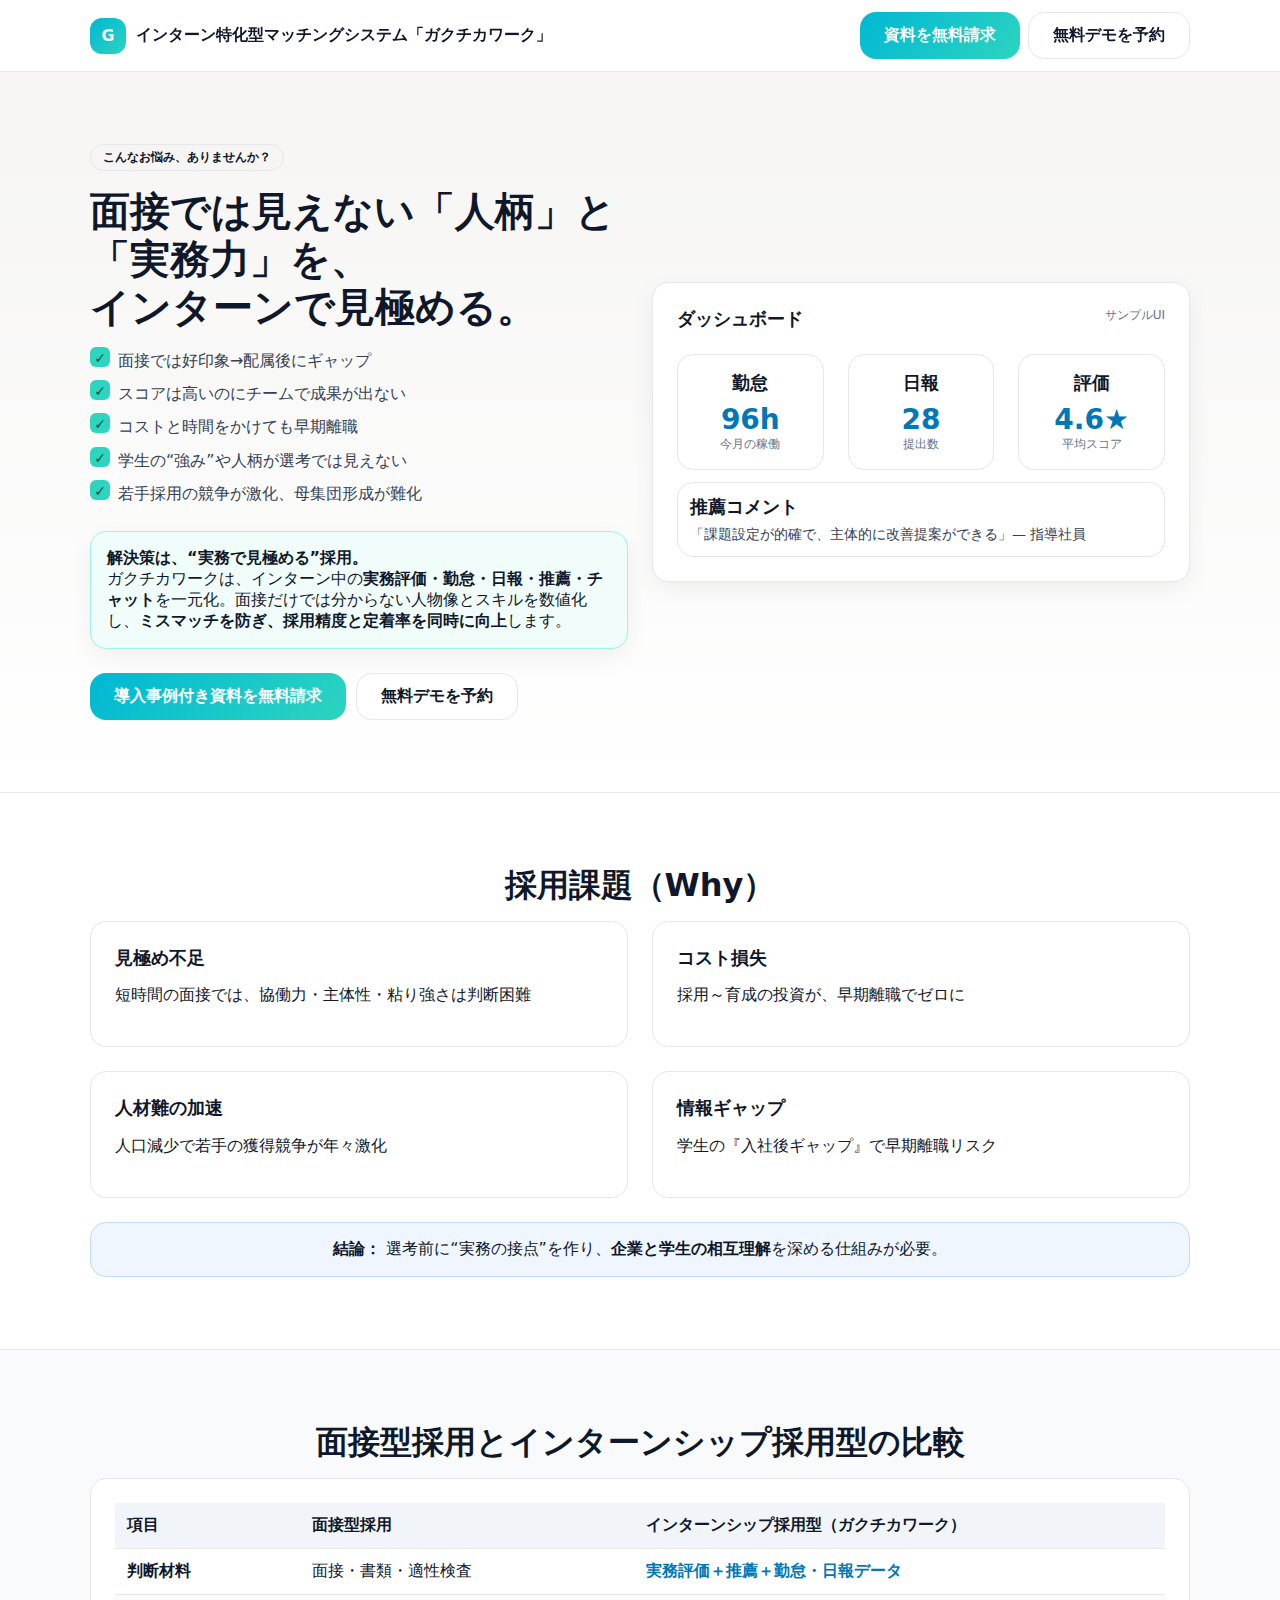
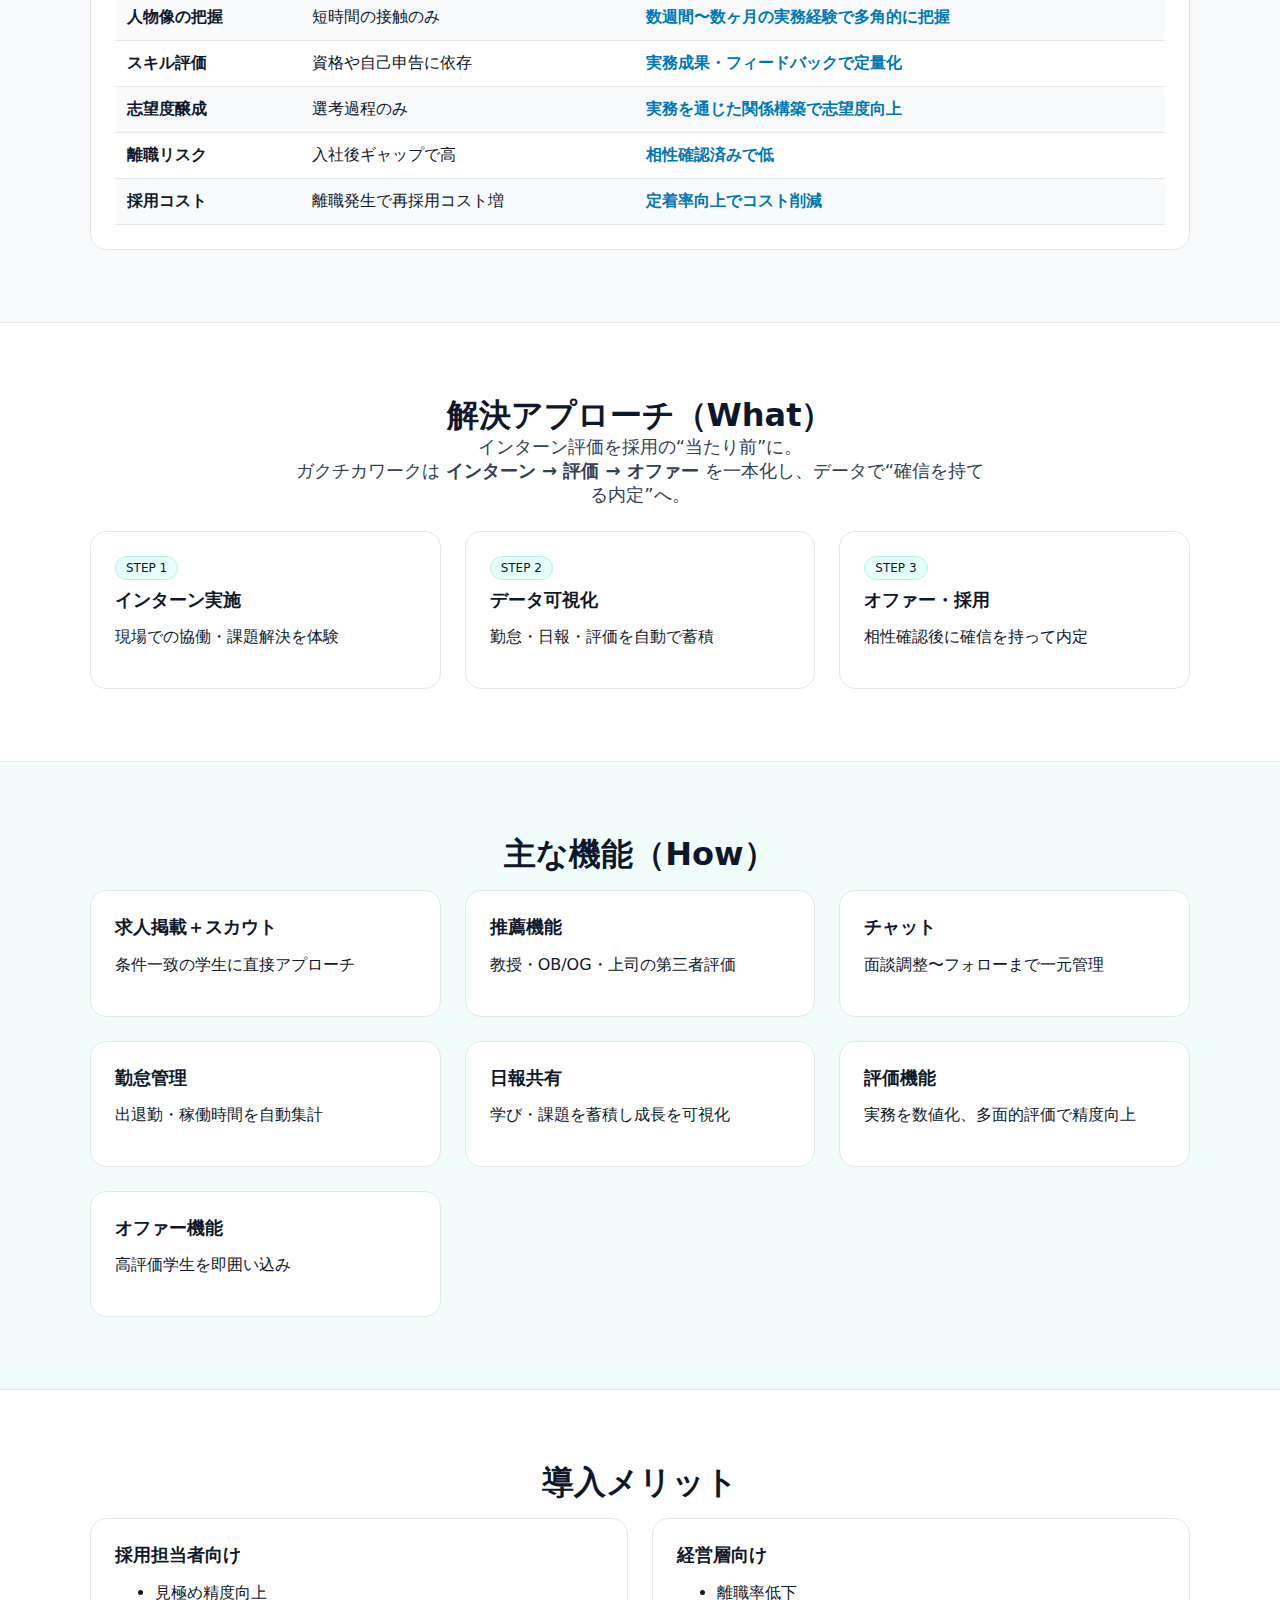
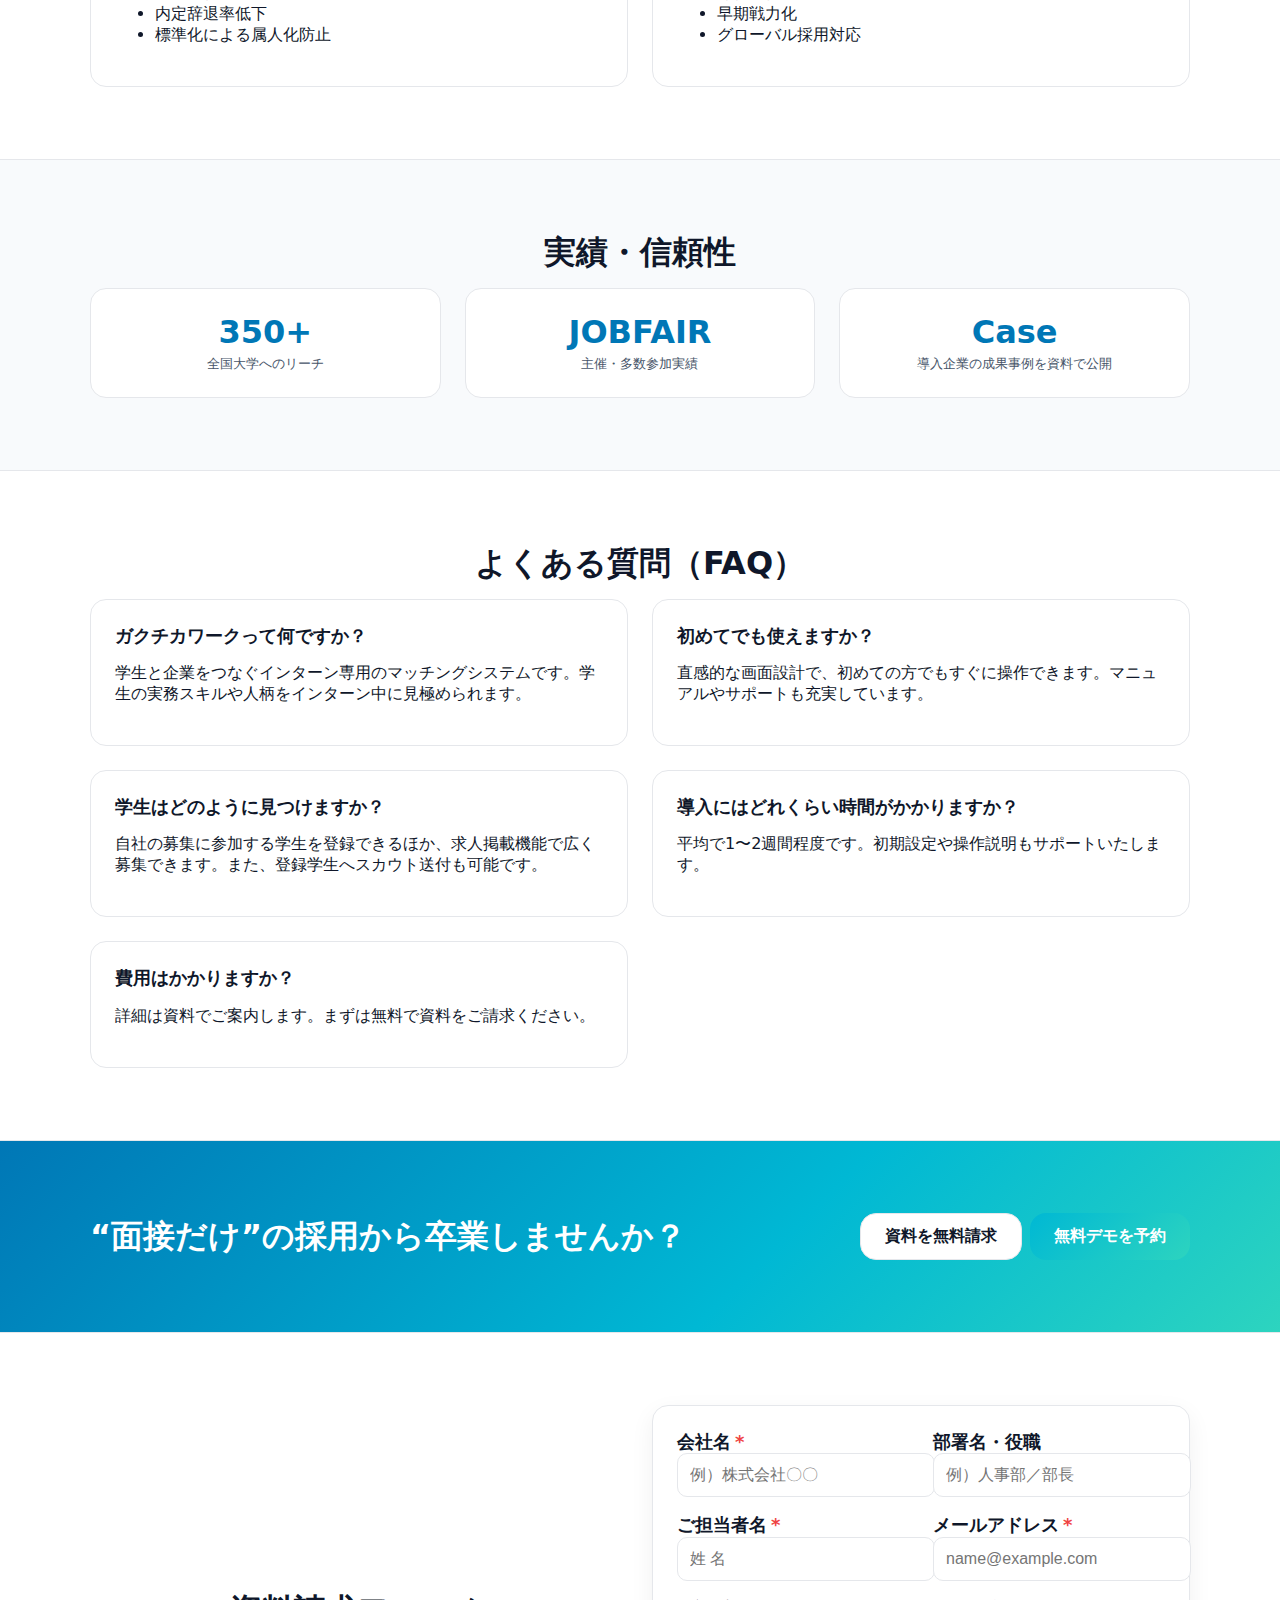
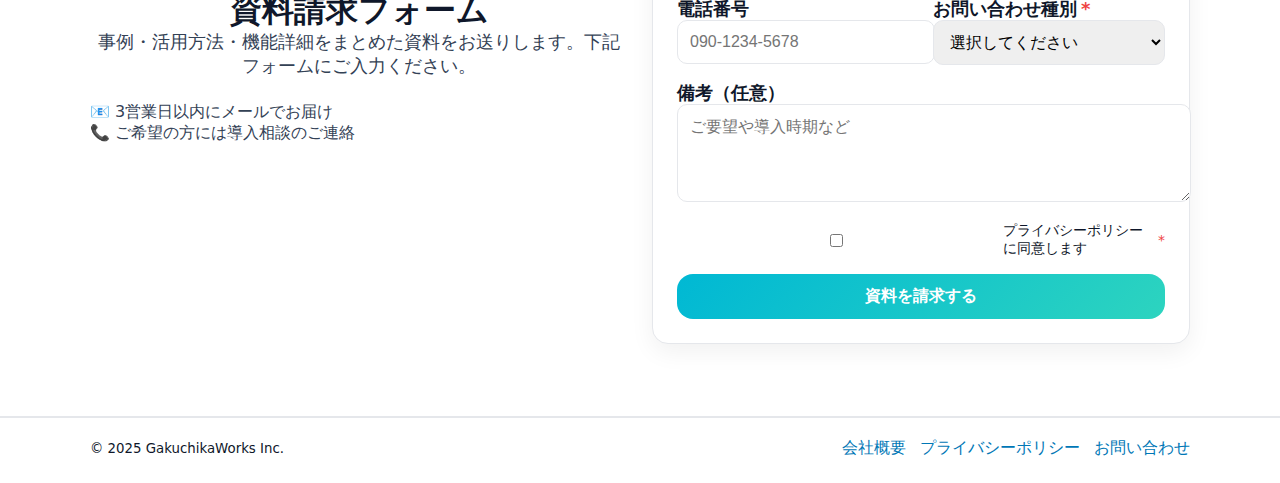
<file: gakuchika.html>
<!DOCTYPE html>
<html lang="ja">
<head>
    <meta charset="UTF-8">
    <meta name="viewport" content="width=device-width, initial-scale=1.0">
    <title>ガクチカワーク | インターン特化型マッチングシステム</title>
    <link rel="stylesheet" href="style_gakuchika.css">
</head>
<body>
    <!-- Top bar -->
    <header class="top-bar">
        <div class="container top-bar-container">
            <div class="logo">
                <div class="logo-icon">G</div>
                <strong>インターン特化型マッチングシステム「ガクチカワーク」</strong>
            </div>
            <div class="top-bar-buttons">
                <button class="btn btn-primary" onclick="scrollToId('form')">資料を無料請求</button>
                <button class="btn btn-outline" onclick="scrollToId('form')">無料デモを予約</button>
            </div>
        </div>
    </header>

    <!-- Hero -->
    <section class="section hero">
        <div class="container grid grid-2 hero-grid">
            <div>
                <div class="badge">こんなお悩み、ありませんか？</div>
                <h1 class="h1">面接では見えない「人柄」と「実務力」を、<br/>インターンで見極める。</h1>
                <ul class="hero-list">
                    <li><span class="check-icon">✓</span><span>面接では好印象→配属後にギャップ</span></li>
                    <li><span class="check-icon">✓</span><span>スコアは高いのにチームで成果が出ない</span></li>
                    <li><span class="check-icon">✓</span><span>コストと時間をかけても早期離職</span></li>
                    <li><span class="check-icon">✓</span><span>学生の“強み”や人柄が選考では見えない</span></li>
                    <li><span class="check-icon">✓</span><span>若手採用の競争が激化、母集団形成が難化</span></li>
                </ul>
                <div class="card shadow solution-card">
                    <strong>解決策は、“実務で見極める”採用。</strong><br/>
                    ガクチカワークは、インターン中の<strong>実務評価・勤怠・日報・推薦・チャット</strong>を一元化。面接だけでは分からない人物像とスキルを数値化し、<strong>ミスマッチを防ぎ、採用精度と定着率を同時に向上</strong>します。
                </div>
                <div class="hero-buttons">
                    <button class="btn btn-primary" onclick="scrollToId('form')">導入事例付き資料を無料請求</button>
                    <button class="btn btn-outline" onclick="scrollToId('form')">無料デモを予約</button>
                </div>
            </div>
            <div class="card shadow ui-mock">
                <div class="ui-mock-header">
                    <span class="h3">ダッシュボード</span>
                    <span class="ui-mock-label">サンプルUI</span>
                </div>
                <div class="grid grid-3">
                    <div class="card stat-card"><div class="h3">勤怠</div><div class="stat-value">96h</div><div class="stat-label">今月の稼働</div></div>
                    <div class="card stat-card"><div class="h3">日報</div><div class="stat-value">28</div><div class="stat-label">提出数</div></div>
                    <div class="card stat-card"><div class="h3">評価</div><div class="stat-value">4.6★</div><div class="stat-label">平均スコア</div></div>
                </div>
                <div class="card" style="margin-top: 12px; padding: 12px;">
                    <div class="h3">推薦コメント</div>
                    <p class="comment-text">「課題設定が的確で、主体的に改善提案ができる」— 指導社員</p>
                </div>
            </div>
        </div>
    </section>

    <!-- Why -->
    <section class="section" style="background: #fff;">
        <div class="container">
            <h2 class="h2">採用課題（Why）</h2>
            <div class="grid grid-2" style="margin-top: 16px;">
                <div class="card"><div class="h3">見極め不足</div><p>短時間の面接では、協働力・主体性・粘り強さは判断困難</p></div>
                <div class="card"><div class="h3">コスト損失</div><p>採用～育成の投資が、早期離職でゼロに</p></div>
                <div class="card"><div class="h3">人材難の加速</div><p>人口減少で若手の獲得競争が年々激化</p></div>
                <div class="card"><div class="h3">情報ギャップ</div><p>学生の『入社後ギャップ』で早期離職リスク</p></div>
            </div>
            <div class="card conclusion-card">
                <strong>結論：</strong> 選考前に“実務の接点”を作り、<strong>企業と学生の相互理解</strong>を深める仕組みが必要。
            </div>
        </div>
    </section>

    <!-- Comparison -->
    <section class="section" style="background: #F8FAFC;">
        <div class="container">
            <h2 class="h2">面接型採用とインターンシップ採用型の比較</h2>
            <div class="card" style="overflow-x: auto; margin-top: 12px;">
                <table class="table">
                    <thead><tr><th>項目</th><th>面接型採用</th><th>インターンシップ採用型（ガクチカワーク）</th></tr></thead>
                    <tbody>
                        <tr><td><strong>判断材料</strong></td><td>面接・書類・適性検査</td><td class="highlight">実務評価＋推薦＋勤怠・日報データ</td></tr>
                        <tr><td><strong>人物像の把握</strong></td><td>短時間の接触のみ</td><td class="highlight">数週間〜数ヶ月の実務経験で多角的に把握</td></tr>
                        <tr><td><strong>スキル評価</strong></td><td>資格や自己申告に依存</td><td class="highlight">実務成果・フィードバックで定量化</td></tr>
                        <tr><td><strong>志望度醸成</strong></td><td>選考過程のみ</td><td class="highlight">実務を通じた関係構築で志望度向上</td></tr>
                        <tr><td><strong>離職リスク</strong></td><td>入社後ギャップで高</td><td class="highlight">相性確認済みで低</td></tr>
                        <tr><td><strong>採用コスト</strong></td><td>離職発生で再採用コスト増</td><td class="highlight">定着率向上でコスト削減</td></tr>
                    </tbody>
                </table>
            </div>
        </div>
    </section>

    <!-- What / Flow -->
    <section class="section" style="background: #fff;">
        <div class="container">
            <h2 class="h2">解決アプローチ（What）</h2>
            <p class="lead">インターン評価を採用の“当たり前”に。<br/>ガクチカワークは <strong>インターン → 評価 → オファー</strong> を一本化し、データで“確信を持てる内定”へ。</p>
            <div class="grid grid-3" style="margin-top: 16px;">
                <div class="card"><div class="chip">STEP 1</div><div class="h3">インターン実施</div><p>現場での協働・課題解決を体験</p></div>
                <div class="card"><div class="chip">STEP 2</div><div class="h3">データ可視化</div><p>勤怠・日報・評価を自動で蓄積</p></div>
                <div class="card"><div class="chip">STEP 3</div><div class="h3">オファー・採用</div><p>相性確認後に確信を持って内定</p></div>
            </div>
        </div>
    </section>

    <!-- Features -->
    <section class="section" style="background: #F0FDFA;">
        <div class="container">
            <h2 class="h2">主な機能（How）</h2>
            <div class="grid grid-3" style="margin-top: 16px;">
                <div class="card"><div class="h3">求人掲載＋スカウト</div><p>条件一致の学生に直接アプローチ</p></div>
                <div class="card"><div class="h3">推薦機能</div><p>教授・OB/OG・上司の第三者評価</p></div>
                <div class="card"><div class="h3">チャット</div><p>面談調整〜フォローまで一元管理</p></div>
                <div class="card"><div class="h3">勤怠管理</div><p>出退勤・稼働時間を自動集計</p></div>
                <div class="card"><div class="h3">日報共有</div><p>学び・課題を蓄積し成長を可視化</p></div>
                <div class="card"><div class="h3">評価機能</div><p>実務を数値化、多面的評価で精度向上</p></div>
                <div class="card"><div class="h3">オファー機能</div><p>高評価学生を即囲い込み</p></div>
            </div>
        </div>
    </section>

    <!-- Benefits -->
    <section class="section" style="background: #fff;">
        <div class="container">
            <h2 class="h2">導入メリット</h2>
            <div class="grid grid-2" style="margin-top: 16px;">
                <div class="card"><div class="h3">採用担当者向け</div><ul><li>見極め精度向上</li><li>内定辞退率低下</li><li>標準化による属人化防止</li></ul></div>
                <div class="card"><div class="h3">経営層向け</div><ul><li>離職率低下</li><li>早期戦力化</li><li>グローバル採用対応</li></ul></div>
            </div>
        </div>
    </section>

    <!-- Proof -->
    <section class="section" style="background: #F8FAFC;">
        <div class="container">
            <h2 class="h2">実績・信頼性</h2>
            <div class="grid grid-3" style="margin-top: 16px;">
                <div class="card proof-card"><div class="proof-value">350+</div><div class="proof-label">全国大学へのリーチ</div></div>
                <div class="card proof-card"><div class="proof-value">JOBFAIR</div><div class="proof-label">主催・多数参加実績</div></div>
                <div class="card proof-card"><div class="proof-value">Case</div><div class="proof-label">導入企業の成果事例を資料で公開</div></div>
            </div>
        </div>
    </section>

    <!-- FAQ -->
    <section class="section" style="background: #fff;">
        <div class="container">
            <h2 class="h2">よくある質問（FAQ）</h2>
            <div class="grid grid-2" style="margin-top: 16px;">
                <div class="card"><div class="h3">ガクチカワークって何ですか？</div><p>学生と企業をつなぐインターン専用のマッチングシステムです。学生の実務スキルや人柄をインターン中に見極められます。</p></div>
                <div class="card"><div class="h3">初めてでも使えますか？</div><p>直感的な画面設計で、初めての方でもすぐに操作できます。マニュアルやサポートも充実しています。</p></div>
                <div class="card"><div class="h3">学生はどのように見つけますか？</div><p>自社の募集に参加する学生を登録できるほか、求人掲載機能で広く募集できます。また、登録学生へスカウト送付も可能です。</p></div>
                <div class="card"><div class="h3">導入にはどれくらい時間がかかりますか？</div><p>平均で1〜2週間程度です。初期設定や操作説明もサポートいたします。</p></div>
                <div class="card"><div class="h3">費用はかかりますか？</div><p>詳細は資料でご案内します。まずは無料で資料をご請求ください。</p></div>
            </div>
        </div>
    </section>

    <!-- CTA band -->
    <section class="cta-band section">
        <div class="container cta-band-container">
            <h2 class="h2" style="color: #fff; margin: 0;">“面接だけ”の採用から卒業しませんか？</h2>
            <div class="cta-band-buttons">
                <button class="btn btn-outline" onclick="scrollToId('form')">資料を無料請求</button>
                <button class="btn btn-primary" onclick="scrollToId('form')">無料デモを予約</button>
            </div>
        </div>
    </section>

    <!-- Form -->
    <section id="form" class="section" style="background: #ffffff;">
        <div class="container grid grid-2 form-grid">
            <div>
                <h2 class="h2">資料請求フォーム</h2>
                <p class="lead">事例・活用方法・機能詳細をまとめた資料をお送りします。下記フォームにご入力ください。</p>
                <ul class="form-notes">
                    <li>📧 3営業日以内にメールでお届け</li>
                    <li>📞 ご希望の方には導入相談のご連絡</li>
                </ul>
            </div>
            <form id="inquiryForm" class="card shadow">
                <input type="hidden" name="landingPageID" value="Gakuchika_Work Employers">
                <div class="grid grid-2">
                    <div><label class="h3">会社名<span class="required">*</span></label><input name="companyName" required placeholder="例）株式会社〇〇" /></div>
                    <div><label class="h3">部署名・役職</label><input name="departmentName" placeholder="例）人事部／部長" /></div>
                </div>
                <div class="grid grid-2">
                    <div><label class="h3">ご担当者名<span class="required">*</span></label><input name="fullName" required placeholder="姓 名" /></div>
                    <div><label class="h3">メールアドレス<span class="required">*</span></label><input name="email" required type="email" placeholder="name@example.com" /></div>
                </div>
                <div class="grid grid-2">
                    <div><label class="h3">電話番号</label><input name="phoneNumber" type="tel" placeholder="090-1234-5678" /></div>
                    <div><label class="h3">お問い合わせ種別<span class="required">*</span></label>
                        <select name="inquiryType" required><option value="">選択してください</option><option value="資料請求">資料請求</option><option value="無料デモ希望">無料デモ希望</option><option value="その他">その他</option></select>
                    </div>
                </div>
                <div><label class="h3">備考（任意）</label><textarea name="message" rows="4" placeholder="ご要望や導入時期など"></textarea></div>
                <label class="agree-label"><input type="checkbox" required/> プライバシーポリシーに同意します<span class="required">*</span></label>
                <button class="btn btn-primary" type="submit" id="submitButton">資料を請求する</button>
            </form>
        </div>
    </section>

    <!-- Footer -->
    <footer class="footer">
        <div class="container footer-container">
            <small>&copy; 2025 GakuchikaWorks Inc.</small>
            <nav class="footer-nav">
                <a href="#">会社概要</a>
                <a href="#">プライバシーポリシー</a>
                <a href="#">お問い合わせ</a>
            </nav>
        </div>
    </footer>
    
    <script src="script_gakuchika.js"></script>
</body>
</html>
</file>
<file: style_gakuchika.css>
:root {
        --primary: #00B8D4;
        --primary-deep: #0077B6;
        --emerald: #2DD4BF;
        --sand: #F6F5F4;
        --ink: #0F172A;
        --border: #E5E7EB;
        --text-muted: #334155;
    }
    body {
        font-family: system-ui, -apple-system, 'Segoe UI', Roboto, 'Noto Sans JP', sans-serif;
        color: var(--ink);
        margin: 0;
    }
    .container { max-width: 1100px; margin: 0 auto; padding: 0 24px; }
    .btn { border: none; border-radius: 16px; padding: 12px 24px; cursor: pointer; font-weight: 600; font-size: 1rem; transition: transform 0.2s, box-shadow 0.2s; }
    .btn:hover { transform: translateY(-2px); box-shadow: 0 4px 12px rgba(0,0,0,0.1); }
    .btn-primary { background: linear-gradient(135deg, var(--primary) 0%, var(--emerald) 100%); color: #fff; }
    .btn-outline { background: #fff; border: 1px solid var(--border); color: var(--ink); }
    .badge { display: inline-block; border-radius: 9999px; padding: 4px 12px; font-size: 12px; font-weight: 600; background: var(--sand); border: 1px solid var(--border); }
    .section { padding: 72px 0; border-bottom: 1px solid var(--border); }
    .h1 { font-size: 40px; line-height: 1.2; margin: 16px 0; font-weight: 800; }
    .h2 { font-size: 32px; line-height: 1.25; margin: 0 0 16px; font-weight: 800; text-align: center; }
    .h3 { font-size: 18px; line-height: 1.3; margin: 0 0 8px; font-weight: 700; }
    .lead { font-size: 18px; color: var(--text-muted); text-align: center; max-width: 700px; margin: -16px auto 24px auto; }
    .card { border: 1px solid var(--border); border-radius: 16px; background: #fff; padding: 24px; }
    .shadow { box-shadow: 0 8px 24px rgba(0,0,0,.06); }
    .grid { display: grid; gap: 24px; }
    .grid-2 { grid-template-columns: 1fr; }
    .grid-3 { grid-template-columns: 1fr; }
    @media(min-width: 768px) {
        .grid-2 { grid-template-columns: 1fr 1fr; }
        .grid-3 { grid-template-columns: repeat(3, 1fr); }
    }
    .top-bar { position: sticky; top: 0; z-index: 50; background: rgba(255,255,255,0.8); backdrop-filter: blur(8px); border-bottom: 1px solid var(--border); }
    .top-bar-container { display: flex; align-items: center; justify-content: space-between; padding: 12px 24px; }
    .logo { display: flex; align-items: center; gap: 10px; }
    .logo-icon { width: 36px; height: 36px; border-radius: 12px; background: linear-gradient(135deg, var(--primary) 0%, var(--emerald) 100%); color: #fff; display: grid; place-items: center; font-weight: 800; }
    .top-bar-buttons { display: none; }
    @media(min-width: 768px) { .top-bar-buttons { display: flex; gap: 8px; } }
    .hero { background: linear-gradient(180deg, var(--sand) 0%, #ffffff 100%); }
    .hero-grid { align-items: center; }
    .hero-list { margin-top: 12px; color: var(--text-muted); line-height: 1.7; list-style: none; padding: 0; }
    .hero-list li { display: flex; align-items: flex-start; gap: 8px; margin-bottom: 6px; }
    .check-icon { width: 20px; height: 20px; border-radius: 6px; background: var(--emerald); color: #064E3B; display: grid; place-items: center; font-size: 14px; flex-shrink: 0; }
    .solution-card { padding: 16px; margin-top: 24px; background: #F0FDFA; border-color: #99F6E4; }
    .hero-buttons { display: flex; gap: 10px; margin-top: 24px; flex-wrap: wrap; }
    .ui-mock { padding: 24px; }
    .ui-mock-header { display: flex; justify-content: space-between; margin-bottom: 16px; }
    .ui-mock-label { font-size: 12px; color: #64748B; }
    .stat-card { padding: 16px; text-align: center; }
    .stat-value { font-size: 28px; font-weight: 800; color: var(--primary-deep); }
    .stat-label { font-size: 12px; color: #64748B; }
    .comment-text { font-size: 14px; color: var(--text-muted); margin:0; }
    .conclusion-card { padding: 16px; margin-top: 24px; background: #EFF6FF; border-color: #BFDBFE; text-align: center; }
    .table { width: 100%; border-collapse: separate; border-spacing: 0; }
    .table th, .table td { padding: 12px; border-bottom: 1px solid var(--border); text-align: left; }
    .table th { background: #F1F5F9; }
    .table tbody tr:nth-child(even) { background: #F8FAFC; }
    .table .highlight { color: var(--primary-deep); font-weight: 600; }
    .chip { background: #E6FFFB; border: 1px solid #B2F5EA; border-radius: 9999px; padding: 4px 10px; font-size: 12px; display: inline-block; margin-bottom: 8px; }
    .proof-card { padding: 24px; text-align: center; }
    .proof-value { font-size: 32px; font-weight: 800; color: var(--primary-deep); }
    .proof-label { font-size: 13px; color: #475569; margin-top: 4px; }
    .cta-band { background: linear-gradient(135deg, var(--primary-deep) 0%, var(--primary) 60%, var(--emerald) 100%); color: #fff; }
    .cta-band-container { display: flex; flex-wrap: wrap; align-items: center; justify-content: center; gap: 24px; text-align: center; }
    @media(min-width: 768px) { .cta-band-container { justify-content: space-between; text-align: left; } }
    .cta-band-buttons { display: flex; gap: 8px; }
    .form-grid { align-items: center; }
    .form-notes { margin-top: 16px; color: var(--text-muted); list-style: none; padding: 0; }
    #inquiryForm { padding: 24px; display: flex; flex-direction: column; gap: 16px; }
    #inquiryForm input, #inquiryForm select, #inquiryForm textarea { width: 100%; padding: 12px; border: 1px solid var(--border); border-radius: 10px; font-size: 1rem; }
    #inquiryForm .required { color: #EF4444; margin-left: 4px; }
    .agree-label { display: flex; align-items: center; gap: 8px; font-size: 14px; }
    .footer { border-top: 1px solid var(--border); background: #fff; }
    .footer-container { padding: 20px 24px; display: flex; justify-content: space-between; flex-wrap: wrap; gap: 8px; align-items: center; }
    .footer-nav { display: flex; gap: 14px; }
    .footer-nav a { color: var(--primary-deep); text-decoration: none; }
</file>
